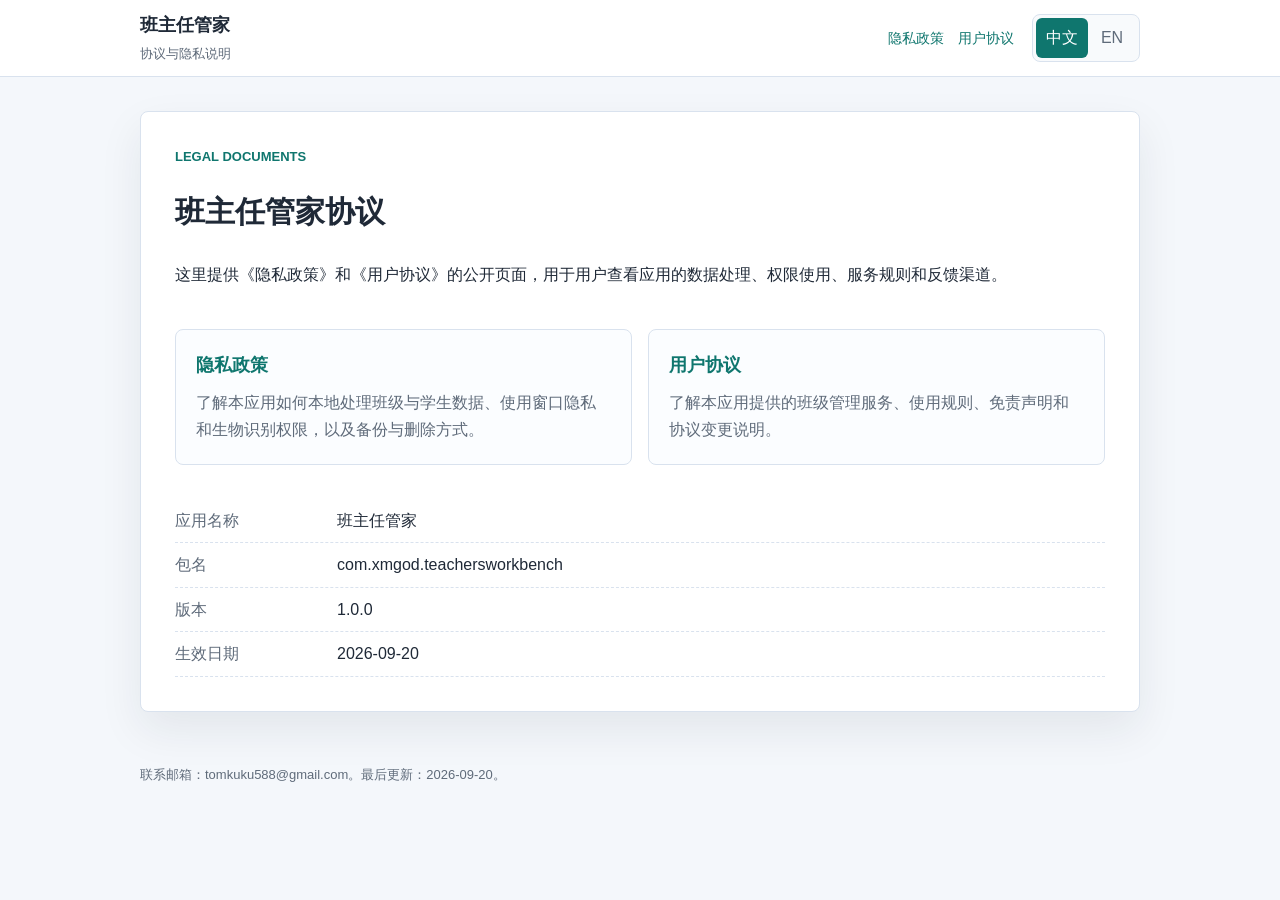
<file: index.html>
<!doctype html>
<html lang="zh-CN">
<head>
  <meta charset="utf-8">
  <meta name="viewport" content="width=device-width, initial-scale=1">
  <meta name="description" content="班主任管家隐私政策和用户协议。">
  <title>班主任管家协议</title>
  <link rel="stylesheet" href="assets/legal.css">
</head>
<body>
  <header class="site-header">
    <div class="site-header__inner">
      <a class="brand" href="index.html" aria-label="班主任管家协议首页">
        <span class="brand__name">班主任管家</span>
        <span class="brand__meta">
          <span data-lang="zh">协议与隐私说明</span>
          <span data-lang="en" hidden>Terms and Privacy</span>
        </span>
      </a>
      <nav class="nav" aria-label="协议导航">
        <a href="privacy-policy.html">
          <span data-lang="zh">隐私政策</span>
          <span data-lang="en" hidden>Privacy Policy</span>
        </a>
        <a href="user-agreement.html">
          <span data-lang="zh">用户协议</span>
          <span data-lang="en" hidden>User Agreement</span>
        </a>
      </nav>
      <div class="language-switch" role="group" aria-label="Language switch">
        <button type="button" data-lang-switch="zh" aria-pressed="true">中文</button>
        <button type="button" data-lang-switch="en" aria-pressed="false">EN</button>
      </div>
    </div>
  </header>

  <main class="site-main">
    <section class="legal-card hero" data-lang="zh">
      <p class="eyebrow">Legal Documents</p>
      <h1>班主任管家协议</h1>
      <p>这里提供《隐私政策》和《用户协议》的公开页面，用于用户查看应用的数据处理、权限使用、服务规则和反馈渠道。</p>
      <div class="link-grid">
        <a class="link-card" href="privacy-policy.html">
          <strong>隐私政策</strong>
          <span>了解本应用如何本地处理班级与学生数据、使用窗口隐私和生物识别权限，以及备份与删除方式。</span>
        </a>
        <a class="link-card" href="user-agreement.html">
          <strong>用户协议</strong>
          <span>了解本应用提供的班级管理服务、使用规则、免责声明和协议变更说明。</span>
        </a>
      </div>
      <dl class="meta-list compact">
        <div><dt>应用名称</dt><dd>班主任管家</dd></div>
        <div><dt>包名</dt><dd>com.xmgod.teachersworkbench</dd></div>
        <div><dt>版本</dt><dd>1.0.0</dd></div>
        <div><dt>生效日期</dt><dd>2026-09-20</dd></div>
      </dl>
    </section>

    <section class="legal-card hero" data-lang="en" hidden>
      <p class="eyebrow">Legal Documents</p>
      <h1>Class Teacher Workbench Terms</h1>
      <p>This page provides public access to the Privacy Policy and User Agreement for reviewing data handling, permission use, service rules, and feedback channels.</p>
      <div class="link-grid">
        <a class="link-card" href="privacy-policy.html?lang=en">
          <strong>Privacy Policy</strong>
          <span>Learn how the app handles class and student data locally, uses the privacy window and biometric permissions, and how to back up or delete data.</span>
        </a>
        <a class="link-card" href="user-agreement.html?lang=en">
          <strong>User Agreement</strong>
          <span>Learn about the classroom management service, usage rules, disclaimers, and agreement updates.</span>
        </a>
      </div>
      <dl class="meta-list compact">
        <div><dt>App name</dt><dd>Class Teacher Workbench (班主任管家)</dd></div>
        <div><dt>Bundle name</dt><dd>com.xmgod.teachersworkbench</dd></div>
        <div><dt>Version</dt><dd>1.0.0</dd></div>
        <div><dt>Effective date</dt><dd>2026-09-20</dd></div>
      </dl>
    </section>
  </main>

  <footer class="site-footer">
    <p>
      <span data-lang="zh">联系邮箱：tomkuku588@gmail.com。最后更新：2026-09-20。</span>
      <span data-lang="en" hidden>Contact email: tomkuku588@gmail.com. Last updated: 2026-09-20.</span>
    </p>
  </footer>

  <script src="assets/legal.js"></script>
</body>
</html>
</file>
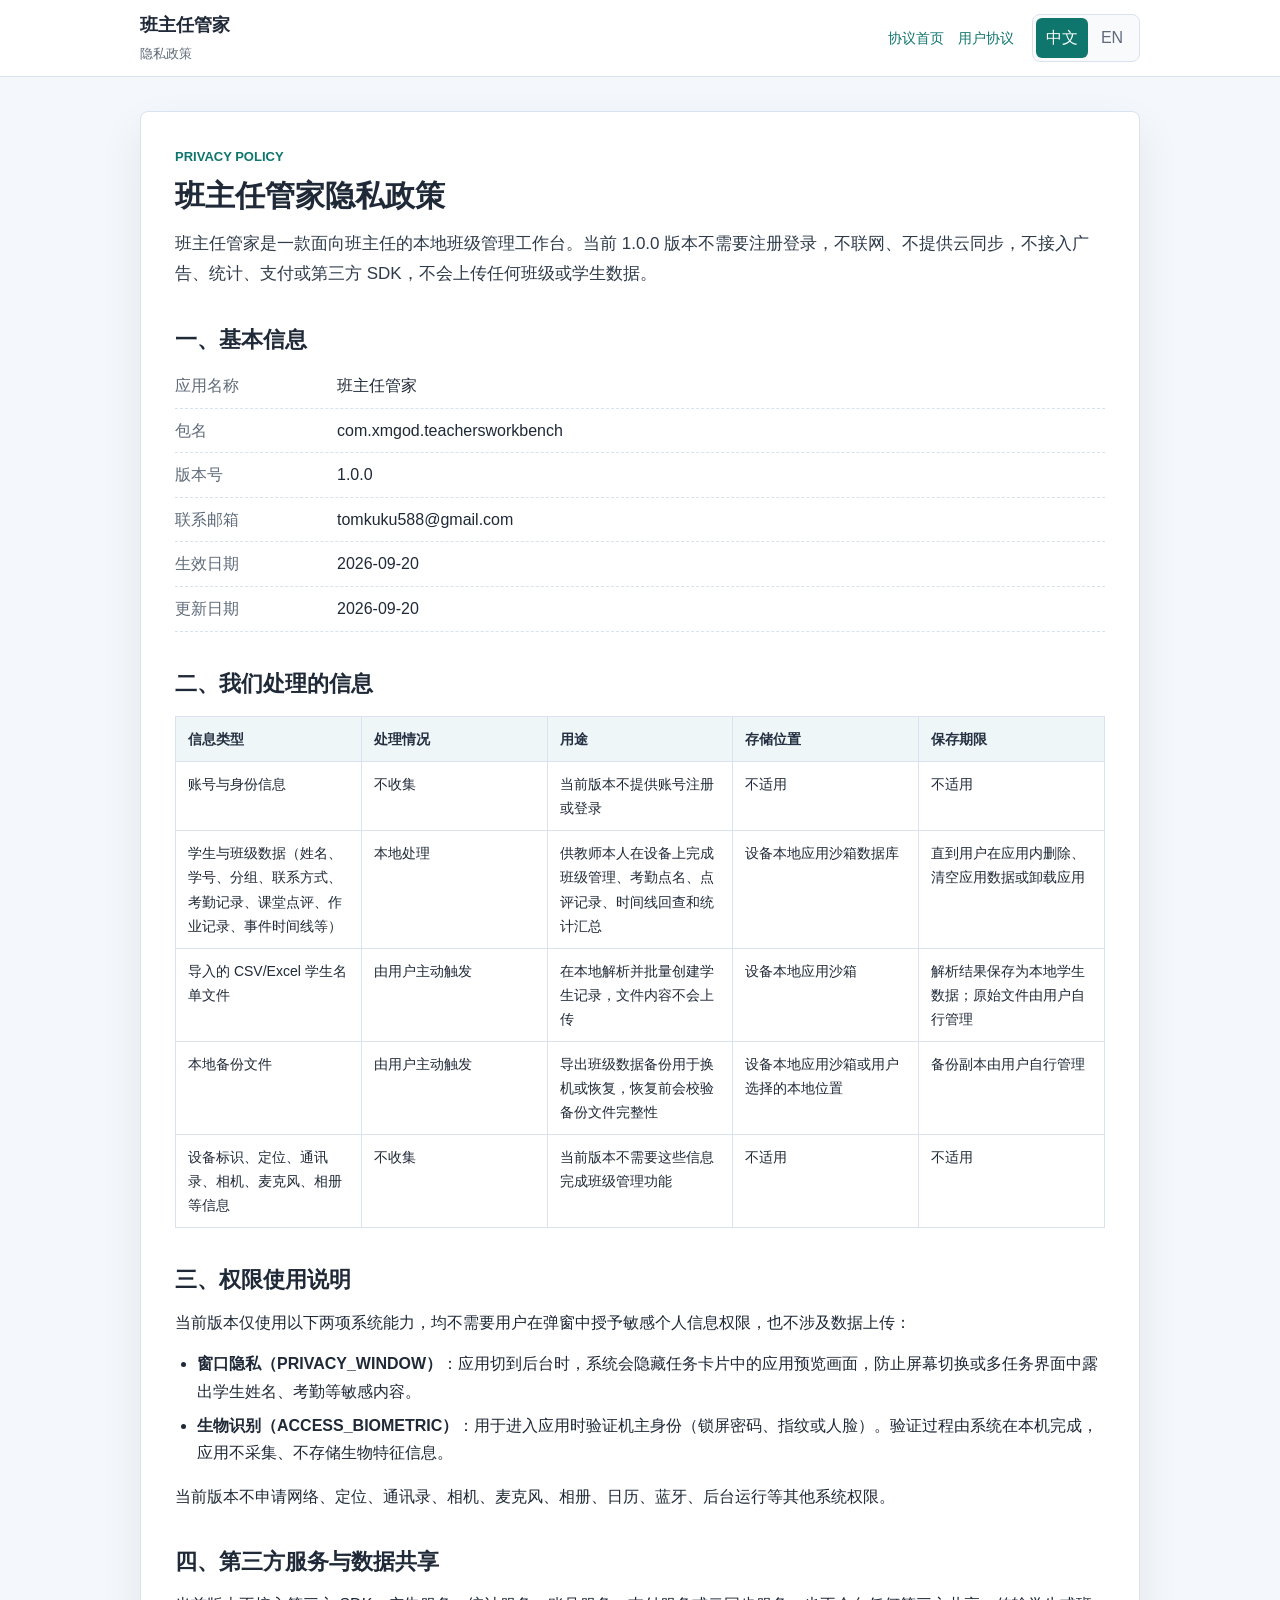
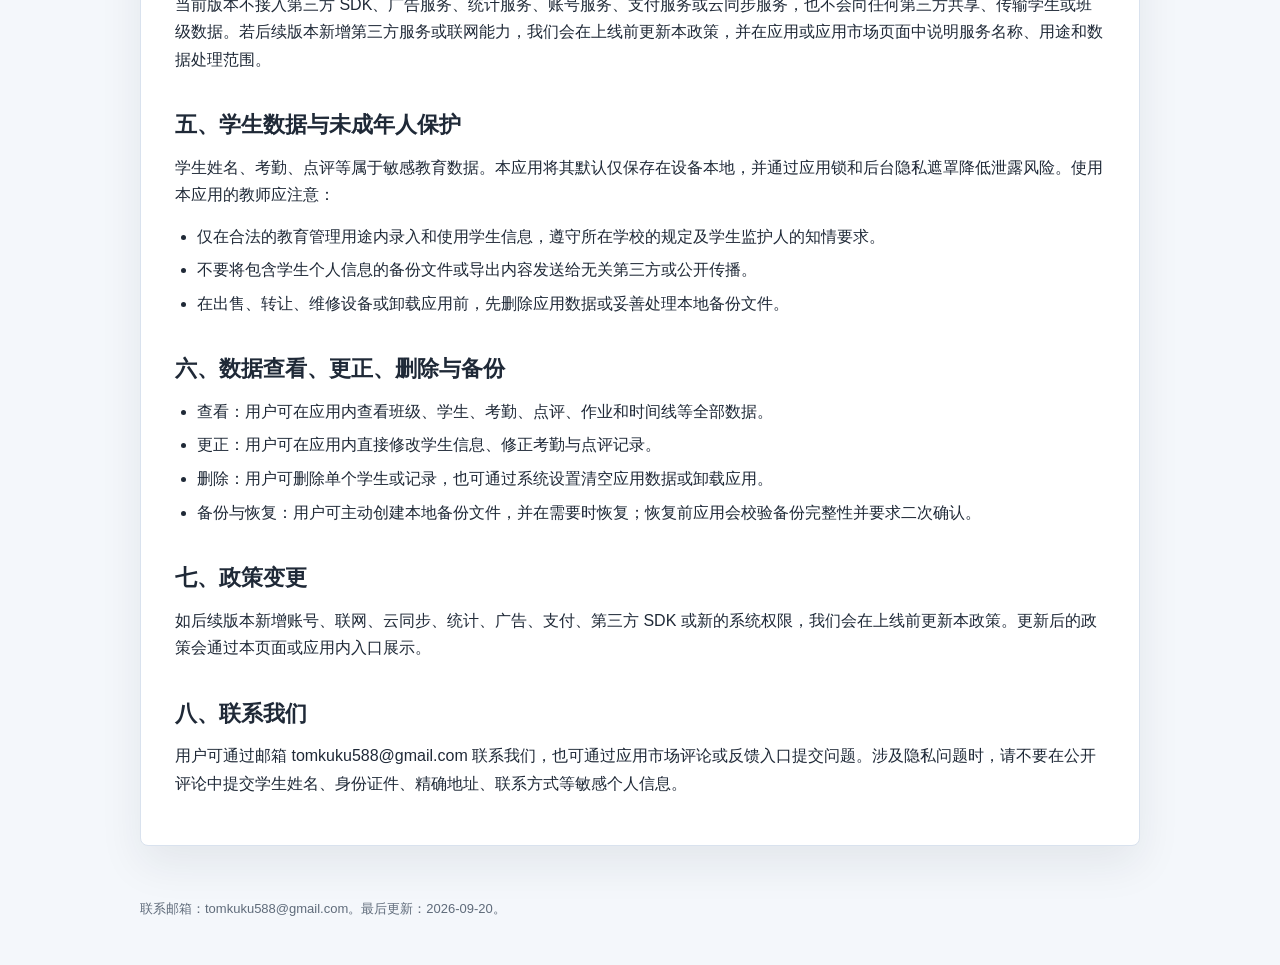
<file: privacy-policy.html>
<!doctype html>
<html lang="zh-CN">
<head>
  <meta charset="utf-8">
  <meta name="viewport" content="width=device-width, initial-scale=1">
  <meta name="description" content="班主任管家隐私政策。">
  <title>班主任管家隐私政策</title>
  <link rel="stylesheet" href="assets/legal.css">
</head>
<body>
  <header class="site-header">
    <div class="site-header__inner">
      <a class="brand" href="index.html" aria-label="班主任管家协议首页">
        <span class="brand__name">班主任管家</span>
        <span class="brand__meta">
          <span data-lang="zh">隐私政策</span>
          <span data-lang="en" hidden>Privacy Policy</span>
        </span>
      </a>
      <nav class="nav" aria-label="协议导航">
        <a href="index.html">
          <span data-lang="zh">协议首页</span>
          <span data-lang="en" hidden>Home</span>
        </a>
        <a href="user-agreement.html">
          <span data-lang="zh">用户协议</span>
          <span data-lang="en" hidden>User Agreement</span>
        </a>
      </nav>
      <div class="language-switch" role="group" aria-label="Language switch">
        <button type="button" data-lang-switch="zh" aria-pressed="true">中文</button>
        <button type="button" data-lang-switch="en" aria-pressed="false">EN</button>
      </div>
    </div>
  </header>

  <main class="site-main">
    <article class="legal-card" data-lang="zh">
      <p class="eyebrow">Privacy Policy</p>
      <h1>班主任管家隐私政策</h1>
      <p class="lead">班主任管家是一款面向班主任的本地班级管理工作台。当前 1.0.0 版本不需要注册登录，不联网、不提供云同步，不接入广告、统计、支付或第三方 SDK，不会上传任何班级或学生数据。</p>

      <h2>一、基本信息</h2>
      <dl class="meta-list">
        <div><dt>应用名称</dt><dd>班主任管家</dd></div>
        <div><dt>包名</dt><dd>com.xmgod.teachersworkbench</dd></div>
        <div><dt>版本号</dt><dd>1.0.0</dd></div>
        <div><dt>联系邮箱</dt><dd>tomkuku588@gmail.com</dd></div>
        <div><dt>生效日期</dt><dd>2026-09-20</dd></div>
        <div><dt>更新日期</dt><dd>2026-09-20</dd></div>
      </dl>

      <h2>二、我们处理的信息</h2>
      <table>
        <thead>
          <tr>
            <th>信息类型</th>
            <th>处理情况</th>
            <th>用途</th>
            <th>存储位置</th>
            <th>保存期限</th>
          </tr>
        </thead>
        <tbody>
          <tr>
            <td>账号与身份信息</td>
            <td>不收集</td>
            <td>当前版本不提供账号注册或登录</td>
            <td>不适用</td>
            <td>不适用</td>
          </tr>
          <tr>
            <td>学生与班级数据（姓名、学号、分组、联系方式、考勤记录、课堂点评、作业记录、事件时间线等）</td>
            <td>本地处理</td>
            <td>供教师本人在设备上完成班级管理、考勤点名、点评记录、时间线回查和统计汇总</td>
            <td>设备本地应用沙箱数据库</td>
            <td>直到用户在应用内删除、清空应用数据或卸载应用</td>
          </tr>
          <tr>
            <td>导入的 CSV/Excel 学生名单文件</td>
            <td>由用户主动触发</td>
            <td>在本地解析并批量创建学生记录，文件内容不会上传</td>
            <td>设备本地应用沙箱</td>
            <td>解析结果保存为本地学生数据；原始文件由用户自行管理</td>
          </tr>
          <tr>
            <td>本地备份文件</td>
            <td>由用户主动触发</td>
            <td>导出班级数据备份用于换机或恢复，恢复前会校验备份文件完整性</td>
            <td>设备本地应用沙箱或用户选择的本地位置</td>
            <td>备份副本由用户自行管理</td>
          </tr>
          <tr>
            <td>设备标识、定位、通讯录、相机、麦克风、相册等信息</td>
            <td>不收集</td>
            <td>当前版本不需要这些信息完成班级管理功能</td>
            <td>不适用</td>
            <td>不适用</td>
          </tr>
        </tbody>
      </table>

      <h2>三、权限使用说明</h2>
      <p>当前版本仅使用以下两项系统能力，均不需要用户在弹窗中授予敏感个人信息权限，也不涉及数据上传：</p>
      <ul>
        <li><strong>窗口隐私（PRIVACY_WINDOW）</strong>：应用切到后台时，系统会隐藏任务卡片中的应用预览画面，防止屏幕切换或多任务界面中露出学生姓名、考勤等敏感内容。</li>
        <li><strong>生物识别（ACCESS_BIOMETRIC）</strong>：用于进入应用时验证机主身份（锁屏密码、指纹或人脸）。验证过程由系统在本机完成，应用不采集、不存储生物特征信息。</li>
      </ul>
      <p>当前版本不申请网络、定位、通讯录、相机、麦克风、相册、日历、蓝牙、后台运行等其他系统权限。</p>

      <h2>四、第三方服务与数据共享</h2>
      <p>当前版本不接入第三方 SDK、广告服务、统计服务、账号服务、支付服务或云同步服务，也不会向任何第三方共享、传输学生或班级数据。若后续版本新增第三方服务或联网能力，我们会在上线前更新本政策，并在应用或应用市场页面中说明服务名称、用途和数据处理范围。</p>

      <h2>五、学生数据与未成年人保护</h2>
      <p>学生姓名、考勤、点评等属于敏感教育数据。本应用将其默认仅保存在设备本地，并通过应用锁和后台隐私遮罩降低泄露风险。使用本应用的教师应注意：</p>
      <ul>
        <li>仅在合法的教育管理用途内录入和使用学生信息，遵守所在学校的规定及学生监护人的知情要求。</li>
        <li>不要将包含学生个人信息的备份文件或导出内容发送给无关第三方或公开传播。</li>
        <li>在出售、转让、维修设备或卸载应用前，先删除应用数据或妥善处理本地备份文件。</li>
      </ul>

      <h2>六、数据查看、更正、删除与备份</h2>
      <ul>
        <li>查看：用户可在应用内查看班级、学生、考勤、点评、作业和时间线等全部数据。</li>
        <li>更正：用户可在应用内直接修改学生信息、修正考勤与点评记录。</li>
        <li>删除：用户可删除单个学生或记录，也可通过系统设置清空应用数据或卸载应用。</li>
        <li>备份与恢复：用户可主动创建本地备份文件，并在需要时恢复；恢复前应用会校验备份完整性并要求二次确认。</li>
      </ul>

      <h2>七、政策变更</h2>
      <p>如后续版本新增账号、联网、云同步、统计、广告、支付、第三方 SDK 或新的系统权限，我们会在上线前更新本政策。更新后的政策会通过本页面或应用内入口展示。</p>

      <h2>八、联系我们</h2>
      <p>用户可通过邮箱 tomkuku588@gmail.com 联系我们，也可通过应用市场评论或反馈入口提交问题。涉及隐私问题时，请不要在公开评论中提交学生姓名、身份证件、精确地址、联系方式等敏感个人信息。</p>
    </article>

    <article class="legal-card" data-lang="en" hidden>
      <p class="eyebrow">Privacy Policy</p>
      <h1>Class Teacher Workbench Privacy Policy</h1>
      <p class="lead">Class Teacher Workbench is a local classroom management tool for head teachers. Version 1.0.0 does not require account registration, does not connect to the internet, does not provide cloud sync, does not integrate advertising, analytics, payment, or third-party SDKs, and never uploads class or student data.</p>

      <h2>1. Basic Information</h2>
      <dl class="meta-list">
        <div><dt>App name</dt><dd>Class Teacher Workbench (班主任管家)</dd></div>
        <div><dt>Bundle name</dt><dd>com.xmgod.teachersworkbench</dd></div>
        <div><dt>Version</dt><dd>1.0.0</dd></div>
        <div><dt>Contact email</dt><dd>tomkuku588@gmail.com</dd></div>
        <div><dt>Effective date</dt><dd>2026-09-20</dd></div>
        <div><dt>Last updated</dt><dd>2026-09-20</dd></div>
      </dl>

      <h2>2. Information We Process</h2>
      <table>
        <thead>
          <tr>
            <th>Information type</th>
            <th>Processing</th>
            <th>Purpose</th>
            <th>Storage</th>
            <th>Retention</th>
          </tr>
        </thead>
        <tbody>
          <tr>
            <td>Account and identity information</td>
            <td>Not collected</td>
            <td>This version does not provide account registration or login</td>
            <td>Not applicable</td>
            <td>Not applicable</td>
          </tr>
          <tr>
            <td>Class and student data (names, student IDs, groups, contacts, attendance, comments, homework records, event timeline, and similar content)</td>
            <td>Processed locally</td>
            <td>Lets the teacher manage classes, take attendance, record comments, review the timeline, and view statistics on the device</td>
            <td>Local app sandbox database on the device</td>
            <td>Until the user deletes the data in the app, clears app data, or uninstalls the app</td>
          </tr>
          <tr>
            <td>Imported CSV/Excel student roster files</td>
            <td>Triggered by the user</td>
            <td>Parsed locally to create student records in bulk; file contents are never uploaded</td>
            <td>Local app sandbox on the device</td>
            <td>Parsed results are saved as local student data; the original files are managed by the user</td>
          </tr>
          <tr>
            <td>Local backup files</td>
            <td>Triggered by the user</td>
            <td>Export class data backups for device migration or recovery; backups are verified before restore</td>
            <td>Local app sandbox or a local location selected by the user</td>
            <td>Backup copies are managed by the user</td>
          </tr>
          <tr>
            <td>Device identifiers, location, contacts, camera, microphone, photos, and similar data</td>
            <td>Not collected</td>
            <td>These data are not needed for classroom management features</td>
            <td>Not applicable</td>
            <td>Not applicable</td>
          </tr>
        </tbody>
      </table>

      <h2>3. Permission Use</h2>
      <p>This version uses only the two system capabilities below. Neither requires the user to grant access to sensitive personal information in a dialog, and neither involves data uploads:</p>
      <ul>
        <li><strong>Privacy window (PRIVACY_WINDOW)</strong>: when the app moves to the background, the system hides the app preview in the task card so that student names, attendance, and other sensitive content are not exposed in the recent-tasks screen.</li>
        <li><strong>Biometric authentication (ACCESS_BIOMETRIC)</strong>: used to verify the device owner (screen-lock password, fingerprint, or face) when entering the app. Verification is completed by the system on the device; the app does not collect or store biometric data.</li>
      </ul>
      <p>This version does not request other system permissions such as network, location, contacts, camera, microphone, photos, calendar, Bluetooth, or background running.</p>

      <h2>4. Third-Party Services and Data Sharing</h2>
      <p>This version does not integrate third-party SDKs, advertising, analytics, account services, payment services, or cloud sync, and does not share or transmit student or class data with any third party. If a later version adds third-party services or online capabilities, this policy will be updated before release and will describe the service name, purpose, and data scope in the app or app store listing.</p>

      <h2>5. Student Data and Minors</h2>
      <p>Student names, attendance, and comments are sensitive education data. The app stores them locally on the device only, and reduces exposure risks with the app lock and the background privacy shield. Teachers using the app should:</p>
      <ul>
        <li>Enter and use student information only for lawful classroom management purposes, and follow school rules and guardians' expectations.</li>
        <li>Not send backup files or exported content that contain student personal information to unrelated third parties or share it publicly.</li>
        <li>Delete app data or handle local backup files properly before selling, transferring, or repairing the device, or uninstalling the app.</li>
      </ul>

      <h2>6. Access, Correction, Deletion, and Backup</h2>
      <ul>
        <li>Access: users can view all class, student, attendance, comment, homework, and timeline data in the app.</li>
        <li>Correction: users can edit student information and fix attendance or comment records directly in the app.</li>
        <li>Deletion: users can delete individual students or records, or clear app data through system settings or uninstall the app.</li>
        <li>Backup and restore: users can create local backup files and restore them when needed; the app verifies backup integrity and asks for confirmation before restoring.</li>
      </ul>

      <h2>7. Policy Updates</h2>
      <p>If a later version adds accounts, online features, cloud sync, analytics, advertising, payment, third-party SDKs, or new system permissions, this policy will be updated before release. The updated policy will be available on this page or through the in-app entry.</p>

      <h2>8. Contact Us</h2>
      <p>Users may contact us at tomkuku588@gmail.com, or submit feedback through app store comments or the feedback entry. For privacy-related issues, please do not submit sensitive personal information such as student names, identity documents, precise addresses, or contact details in public comments.</p>
    </article>
  </main>

  <footer class="site-footer">
    <p>
      <span data-lang="zh">联系邮箱：tomkuku588@gmail.com。最后更新：2026-09-20。</span>
      <span data-lang="en" hidden>Contact email: tomkuku588@gmail.com. Last updated: 2026-09-20.</span>
    </p>
  </footer>

  <script src="assets/legal.js"></script>
</body>
</html>
</file>
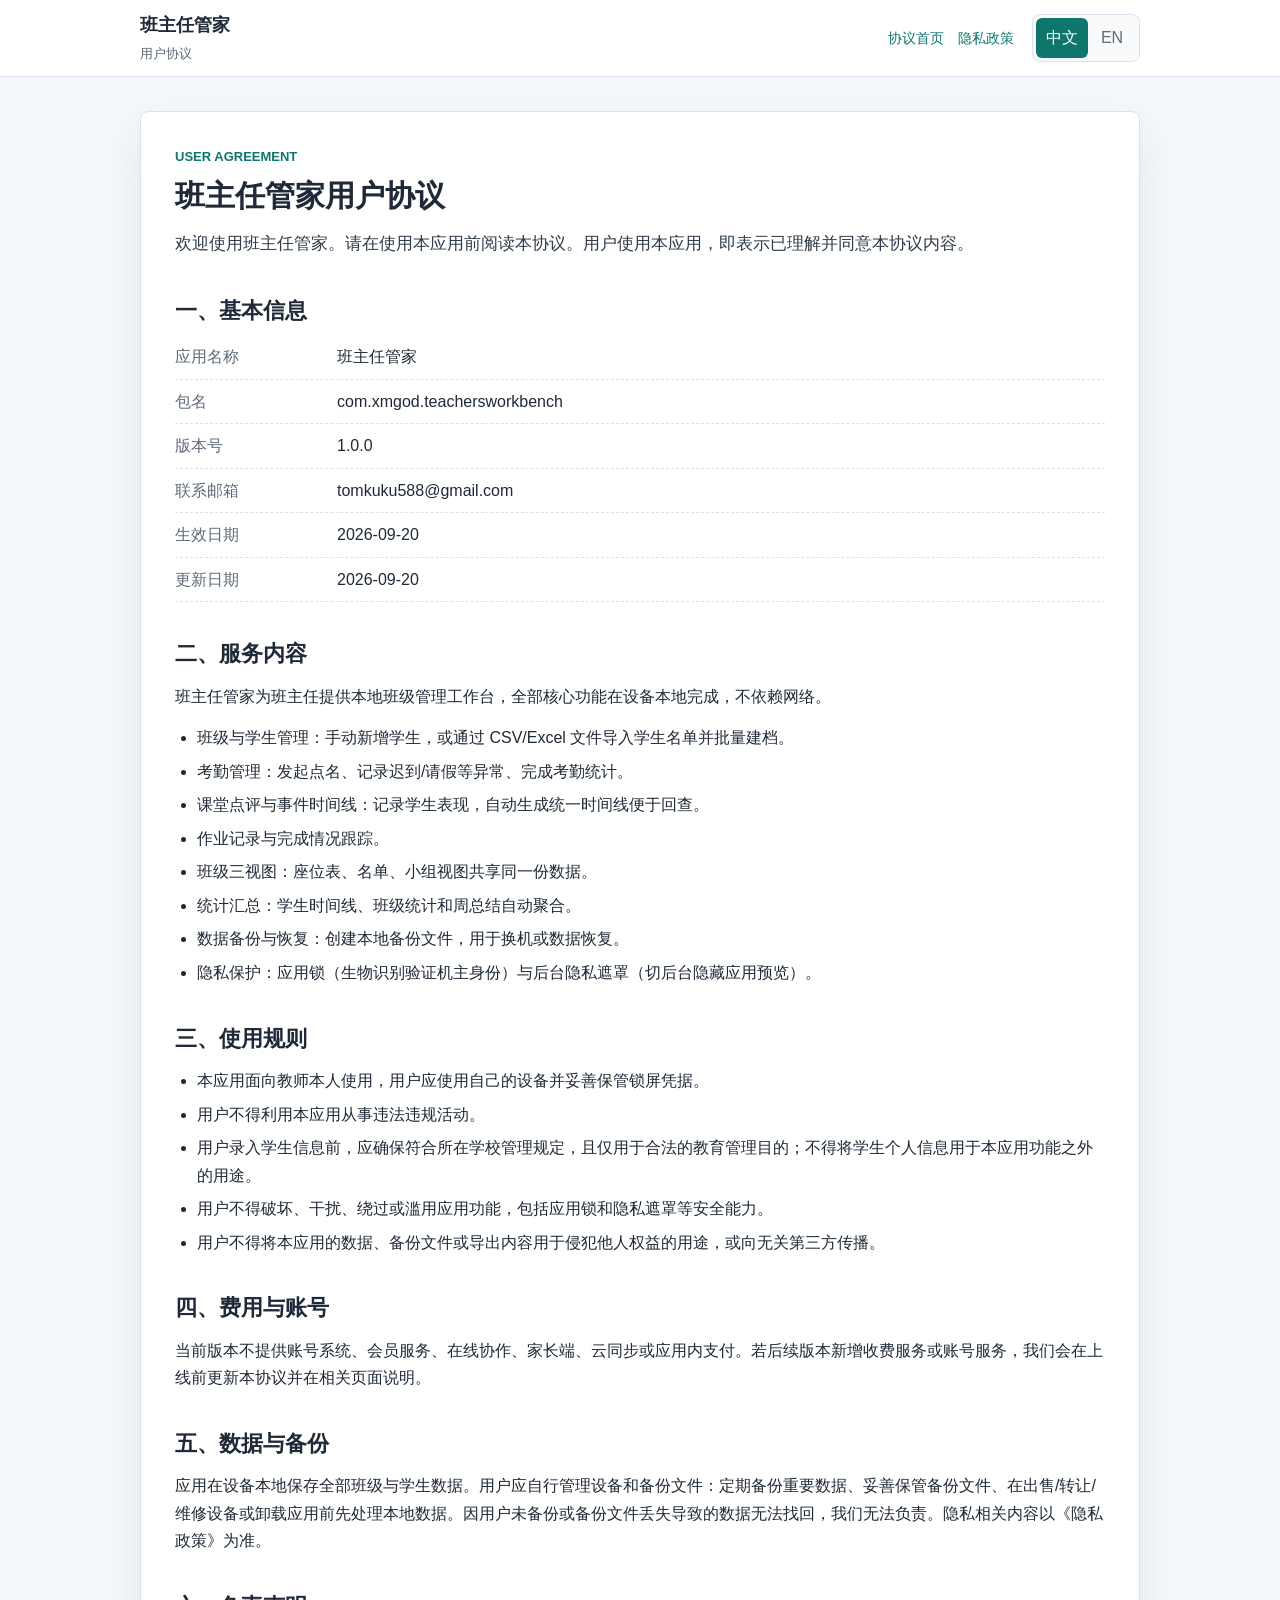
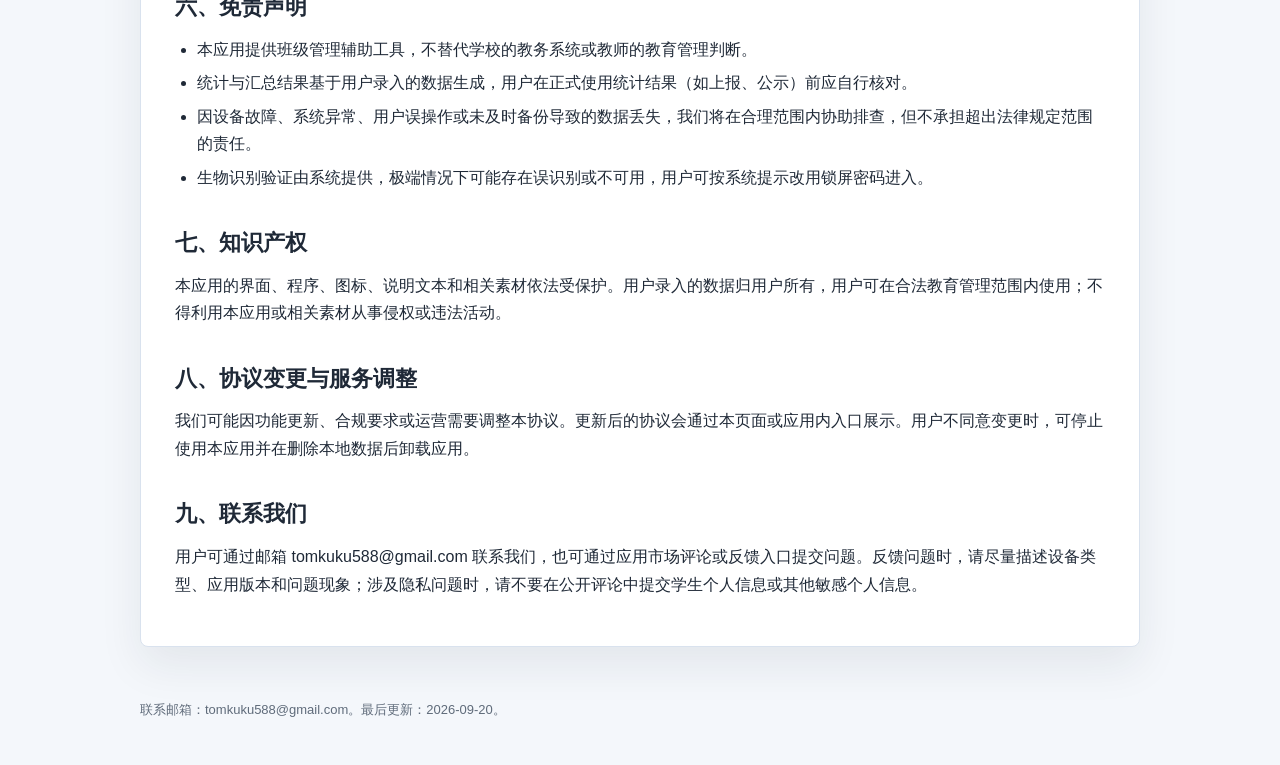
<file: user-agreement.html>
<!doctype html>
<html lang="zh-CN">
<head>
  <meta charset="utf-8">
  <meta name="viewport" content="width=device-width, initial-scale=1">
  <meta name="description" content="班主任管家用户协议。">
  <title>班主任管家用户协议</title>
  <link rel="stylesheet" href="assets/legal.css">
</head>
<body>
  <header class="site-header">
    <div class="site-header__inner">
      <a class="brand" href="index.html" aria-label="班主任管家协议首页">
        <span class="brand__name">班主任管家</span>
        <span class="brand__meta">
          <span data-lang="zh">用户协议</span>
          <span data-lang="en" hidden>User Agreement</span>
        </span>
      </a>
      <nav class="nav" aria-label="协议导航">
        <a href="index.html">
          <span data-lang="zh">协议首页</span>
          <span data-lang="en" hidden>Home</span>
        </a>
        <a href="privacy-policy.html">
          <span data-lang="zh">隐私政策</span>
          <span data-lang="en" hidden>Privacy Policy</span>
        </a>
      </nav>
      <div class="language-switch" role="group" aria-label="Language switch">
        <button type="button" data-lang-switch="zh" aria-pressed="true">中文</button>
        <button type="button" data-lang-switch="en" aria-pressed="false">EN</button>
      </div>
    </div>
  </header>

  <main class="site-main">
    <article class="legal-card" data-lang="zh">
      <p class="eyebrow">User Agreement</p>
      <h1>班主任管家用户协议</h1>
      <p class="lead">欢迎使用班主任管家。请在使用本应用前阅读本协议。用户使用本应用，即表示已理解并同意本协议内容。</p>

      <h2>一、基本信息</h2>
      <dl class="meta-list">
        <div><dt>应用名称</dt><dd>班主任管家</dd></div>
        <div><dt>包名</dt><dd>com.xmgod.teachersworkbench</dd></div>
        <div><dt>版本号</dt><dd>1.0.0</dd></div>
        <div><dt>联系邮箱</dt><dd>tomkuku588@gmail.com</dd></div>
        <div><dt>生效日期</dt><dd>2026-09-20</dd></div>
        <div><dt>更新日期</dt><dd>2026-09-20</dd></div>
      </dl>

      <h2>二、服务内容</h2>
      <p>班主任管家为班主任提供本地班级管理工作台，全部核心功能在设备本地完成，不依赖网络。</p>
      <ul>
        <li>班级与学生管理：手动新增学生，或通过 CSV/Excel 文件导入学生名单并批量建档。</li>
        <li>考勤管理：发起点名、记录迟到/请假等异常、完成考勤统计。</li>
        <li>课堂点评与事件时间线：记录学生表现，自动生成统一时间线便于回查。</li>
        <li>作业记录与完成情况跟踪。</li>
        <li>班级三视图：座位表、名单、小组视图共享同一份数据。</li>
        <li>统计汇总：学生时间线、班级统计和周总结自动聚合。</li>
        <li>数据备份与恢复：创建本地备份文件，用于换机或数据恢复。</li>
        <li>隐私保护：应用锁（生物识别验证机主身份）与后台隐私遮罩（切后台隐藏应用预览）。</li>
      </ul>

      <h2>三、使用规则</h2>
      <ul>
        <li>本应用面向教师本人使用，用户应使用自己的设备并妥善保管锁屏凭据。</li>
        <li>用户不得利用本应用从事违法违规活动。</li>
        <li>用户录入学生信息前，应确保符合所在学校管理规定，且仅用于合法的教育管理目的；不得将学生个人信息用于本应用功能之外的用途。</li>
        <li>用户不得破坏、干扰、绕过或滥用应用功能，包括应用锁和隐私遮罩等安全能力。</li>
        <li>用户不得将本应用的数据、备份文件或导出内容用于侵犯他人权益的用途，或向无关第三方传播。</li>
      </ul>

      <h2>四、费用与账号</h2>
      <p>当前版本不提供账号系统、会员服务、在线协作、家长端、云同步或应用内支付。若后续版本新增收费服务或账号服务，我们会在上线前更新本协议并在相关页面说明。</p>

      <h2>五、数据与备份</h2>
      <p>应用在设备本地保存全部班级与学生数据。用户应自行管理设备和备份文件：定期备份重要数据、妥善保管备份文件、在出售/转让/维修设备或卸载应用前先处理本地数据。因用户未备份或备份文件丢失导致的数据无法找回，我们无法负责。隐私相关内容以《隐私政策》为准。</p>

      <h2>六、免责声明</h2>
      <ul>
        <li>本应用提供班级管理辅助工具，不替代学校的教务系统或教师的教育管理判断。</li>
        <li>统计与汇总结果基于用户录入的数据生成，用户在正式使用统计结果（如上报、公示）前应自行核对。</li>
        <li>因设备故障、系统异常、用户误操作或未及时备份导致的数据丢失，我们将在合理范围内协助排查，但不承担超出法律规定范围的责任。</li>
        <li>生物识别验证由系统提供，极端情况下可能存在误识别或不可用，用户可按系统提示改用锁屏密码进入。</li>
      </ul>

      <h2>七、知识产权</h2>
      <p>本应用的界面、程序、图标、说明文本和相关素材依法受保护。用户录入的数据归用户所有，用户可在合法教育管理范围内使用；不得利用本应用或相关素材从事侵权或违法活动。</p>

      <h2>八、协议变更与服务调整</h2>
      <p>我们可能因功能更新、合规要求或运营需要调整本协议。更新后的协议会通过本页面或应用内入口展示。用户不同意变更时，可停止使用本应用并在删除本地数据后卸载应用。</p>

      <h2>九、联系我们</h2>
      <p>用户可通过邮箱 tomkuku588@gmail.com 联系我们，也可通过应用市场评论或反馈入口提交问题。反馈问题时，请尽量描述设备类型、应用版本和问题现象；涉及隐私问题时，请不要在公开评论中提交学生个人信息或其他敏感个人信息。</p>
    </article>

    <article class="legal-card" data-lang="en" hidden>
      <p class="eyebrow">User Agreement</p>
      <h1>Class Teacher Workbench User Agreement</h1>
      <p class="lead">Welcome to Class Teacher Workbench. Please read this agreement before using the app. By using the app, you acknowledge that you understand and agree to this agreement.</p>

      <h2>1. Basic Information</h2>
      <dl class="meta-list">
        <div><dt>App name</dt><dd>Class Teacher Workbench (班主任管家)</dd></div>
        <div><dt>Bundle name</dt><dd>com.xmgod.teachersworkbench</dd></div>
        <div><dt>Version</dt><dd>1.0.0</dd></div>
        <div><dt>Contact email</dt><dd>tomkuku588@gmail.com</dd></div>
        <div><dt>Effective date</dt><dd>2026-09-20</dd></div>
        <div><dt>Last updated</dt><dd>2026-09-20</dd></div>
      </dl>

      <h2>2. Service Content</h2>
      <p>Class Teacher Workbench provides a local classroom management workbench for head teachers. All core features run locally on the device and do not require a network connection.</p>
      <ul>
        <li>Class and student management: add students manually, or import rosters in bulk from CSV/Excel files.</li>
        <li>Attendance management: start roll calls, record exceptions such as lateness or leave, and complete attendance statistics.</li>
        <li>Classroom comments and an event timeline: record student performance and automatically build a unified timeline for review.</li>
        <li>Homework records and completion tracking.</li>
        <li>Three class views: seating chart, roster, and group views share the same data.</li>
        <li>Statistics: student timelines, class statistics, and weekly summaries aggregate automatically.</li>
        <li>Data backup and restore: create local backup files for device migration or data recovery.</li>
        <li>Privacy protection: app lock (biometric owner verification) and a background privacy shield (hides the app preview in the recent-tasks screen).</li>
      </ul>

      <h2>3. Usage Rules</h2>
      <ul>
        <li>The app is intended for the teacher's own use on the teacher's own device; keep the lock credentials safe.</li>
        <li>Users must not use the app for illegal or non-compliant activities.</li>
        <li>Before entering student information, users must ensure compliance with their school's rules and use the information only for lawful education management purposes; student personal information must not be used outside the app's features.</li>
        <li>Users must not damage, interfere with, bypass, or abuse app features, including the app lock and the privacy shield.</li>
        <li>Users must not use the app's data, backup files, or exported content to infringe others' rights or distribute them to unrelated third parties.</li>
      </ul>

      <h2>4. Fees and Accounts</h2>
      <p>This version does not provide accounts, membership services, online collaboration, a parent portal, cloud sync, or in-app payments. If paid services or account services are added in a later version, this agreement will be updated before release and explained on the relevant pages.</p>

      <h2>5. Data and Backup</h2>
      <p>The app saves all class and student data locally on the device. Users should manage their devices and backup files: back up important data regularly, keep backup files safe, and handle local data before selling, transferring, or repairing the device, or uninstalling the app. We cannot be responsible for data that cannot be recovered because the user did not back up or lost the backup files. Privacy-related matters are governed by the Privacy Policy.</p>

      <h2>6. Disclaimer</h2>
      <ul>
        <li>The app is a classroom management aid and does not replace the school's academic affairs system or the teacher's own educational judgment.</li>
        <li>Statistics and summaries are generated from user-entered data; users should verify results before formal use (such as reporting or publishing).</li>
        <li>For data loss caused by device failures, system problems, user mistakes, or missing backups, we will provide reasonable assistance but will not assume liability beyond the scope required by law.</li>
        <li>Biometric verification is provided by the operating system and may occasionally fail or be unavailable; users can follow the system prompt to enter with the screen-lock password instead.</li>
      </ul>

      <h2>7. Intellectual Property</h2>
      <p>The app interface, program, icons, explanatory text, and related materials are protected by law. Data entered by users belongs to the users and may be used within the scope of lawful education management. Users must not use the app or related materials for infringement or illegal activities.</p>

      <h2>8. Agreement Updates and Service Changes</h2>
      <p>We may adjust this agreement due to feature updates, compliance requirements, or operational needs. The updated agreement will be displayed on this page or through the in-app entry. Users who do not agree to changes may stop using the app, delete local data, and uninstall it.</p>

      <h2>9. Contact Us</h2>
      <p>Users may contact us at tomkuku588@gmail.com, or submit feedback through app store comments or the feedback entry. When reporting an issue, please describe the device type, app version, and issue. For privacy-related issues, please do not submit student personal information or other sensitive personal information in public comments.</p>
    </article>
  </main>

  <footer class="site-footer">
    <p>
      <span data-lang="zh">联系邮箱：tomkuku588@gmail.com。最后更新：2026-09-20。</span>
      <span data-lang="en" hidden>Contact email: tomkuku588@gmail.com. Last updated: 2026-09-20.</span>
    </p>
  </footer>

  <script src="assets/legal.js"></script>
</body>
</html>
</file>
<file: assets/legal.css>
:root {
  color-scheme: light;
  --bg: #f4f7fb;
  --panel: #ffffff;
  --text: #1f2937;
  --muted: #5f6b7a;
  --border: #d9e2ee;
  --border-strong: #bdc9d9;
  --accent: #0f766e;
  --accent-strong: #0b5f59;
  --accent-soft: #e8f6f4;
  --table-head: #eef6f8;
  --shadow: rgba(31, 41, 55, 0.08);
}

* {
  box-sizing: border-box;
}

body {
  margin: 0;
  background: var(--bg);
  color: var(--text);
  font-family: -apple-system, BlinkMacSystemFont, "Segoe UI", "PingFang SC", "Microsoft YaHei", sans-serif;
  line-height: 1.72;
}

a {
  color: var(--accent);
  text-decoration: none;
}

a:hover {
  color: var(--accent-strong);
  text-decoration: underline;
}

button {
  font: inherit;
}

[hidden] {
  display: none !important;
}

.site-header {
  background: rgba(255, 255, 255, 0.96);
  border-bottom: 1px solid var(--border);
  position: sticky;
  top: 0;
  z-index: 10;
  backdrop-filter: blur(14px);
}

.site-header__inner,
.site-main,
.site-footer {
  width: min(100%, 1040px);
  margin: 0 auto;
  padding: 0 20px;
}

.site-header__inner {
  display: grid;
  grid-template-columns: minmax(220px, 1fr) auto auto;
  align-items: center;
  gap: 18px;
  min-height: 76px;
}

.brand {
  display: flex;
  flex-direction: column;
  gap: 2px;
  min-width: 0;
  color: var(--text);
}

.brand:hover {
  text-decoration: none;
}

.brand__name {
  font-size: 18px;
  font-weight: 700;
  white-space: nowrap;
}

.brand__meta {
  color: var(--muted);
  font-size: 13px;
}

.nav {
  display: flex;
  flex-wrap: wrap;
  justify-content: flex-end;
  gap: 14px;
  font-size: 14px;
}

.language-switch {
  display: inline-flex;
  padding: 3px;
  border: 1px solid var(--border);
  border-radius: 8px;
  background: #f8fafc;
}

.language-switch button {
  min-width: 48px;
  border: 0;
  border-radius: 6px;
  padding: 6px 10px;
  background: transparent;
  color: var(--muted);
  cursor: pointer;
}

.language-switch button[aria-pressed="true"] {
  background: var(--accent);
  color: #ffffff;
}

.site-main {
  padding-top: 34px;
  padding-bottom: 52px;
}

.legal-card {
  background: var(--panel);
  border: 1px solid var(--border);
  border-radius: 8px;
  min-width: 0;
  padding: 34px;
  box-shadow: 0 18px 44px var(--shadow);
}

.hero {
  display: grid;
  gap: 16px;
}

.eyebrow {
  margin: 0 0 8px;
  color: var(--accent);
  font-size: 13px;
  font-weight: 700;
  letter-spacing: 0;
  text-transform: uppercase;
}

h1,
h2 {
  line-height: 1.3;
  margin: 0 0 14px;
}

h1 {
  font-size: 30px;
}

h2 {
  margin-top: 34px;
  padding-top: 4px;
  font-size: 22px;
}

p {
  margin: 0 0 14px;
  overflow-wrap: anywhere;
}

.lead {
  color: #2f3b4a;
  font-size: 17px;
}

ul {
  margin: 0 0 16px;
  padding-left: 22px;
}

li + li {
  margin-top: 6px;
}

table {
  width: 100%;
  max-width: 100%;
  border-collapse: collapse;
  table-layout: fixed;
  margin: 18px 0 26px;
  font-size: 14px;
}

th,
td {
  border: 1px solid var(--border);
  padding: 10px 12px;
  text-align: left;
  vertical-align: top;
  overflow-wrap: anywhere;
}

th {
  background: var(--table-head);
  color: #253142;
  font-weight: 700;
}

.link-grid {
  display: grid;
  grid-template-columns: repeat(2, minmax(0, 1fr));
  gap: 16px;
  margin: 10px 0 8px;
}

.link-card {
  display: grid;
  gap: 8px;
  min-height: 130px;
  border: 1px solid var(--border);
  border-radius: 8px;
  padding: 20px;
  background: #fbfdff;
  color: var(--text);
}

.link-card:hover {
  border-color: var(--accent);
  background: var(--accent-soft);
  text-decoration: none;
}

.link-card strong {
  color: var(--accent);
  font-size: 18px;
}

.link-card span {
  color: var(--muted);
}

.meta-list {
  display: grid;
  gap: 8px;
  margin: 18px 0 0;
}

.meta-list div {
  display: grid;
  grid-template-columns: 150px 1fr;
  gap: 12px;
  border-bottom: 1px dashed var(--border);
  padding-bottom: 8px;
}

.meta-list.compact {
  margin-top: 18px;
}

.meta-list dt {
  color: var(--muted);
}

.meta-list dd {
  margin: 0;
  overflow-wrap: anywhere;
}

.site-footer {
  color: var(--muted);
  font-size: 13px;
  padding-bottom: 30px;
}

@media (max-width: 760px) {
  .site-header {
    position: static;
  }

  .site-header__inner,
  .site-main,
  .site-footer {
    padding-left: 12px;
    padding-right: 12px;
  }

  .site-header__inner {
    grid-template-columns: 1fr;
    align-items: start;
    gap: 12px;
    padding-top: 16px;
    padding-bottom: 16px;
  }

  .nav {
    justify-content: flex-start;
  }

  .legal-card {
    padding: 22px;
  }

  h1 {
    font-size: 26px;
  }

  h2 {
    font-size: 20px;
  }

  .lead {
    font-size: 16px;
  }

  .link-grid {
    grid-template-columns: 1fr;
  }

  .link-card {
    min-height: auto;
  }

  .meta-list div {
    grid-template-columns: 1fr;
    gap: 2px;
  }

  table {
    display: table;
    max-width: 100%;
    overflow-x: visible;
    white-space: normal;
  }

  th,
  td {
    min-width: 0;
    word-break: break-word;
  }
}
</file>
